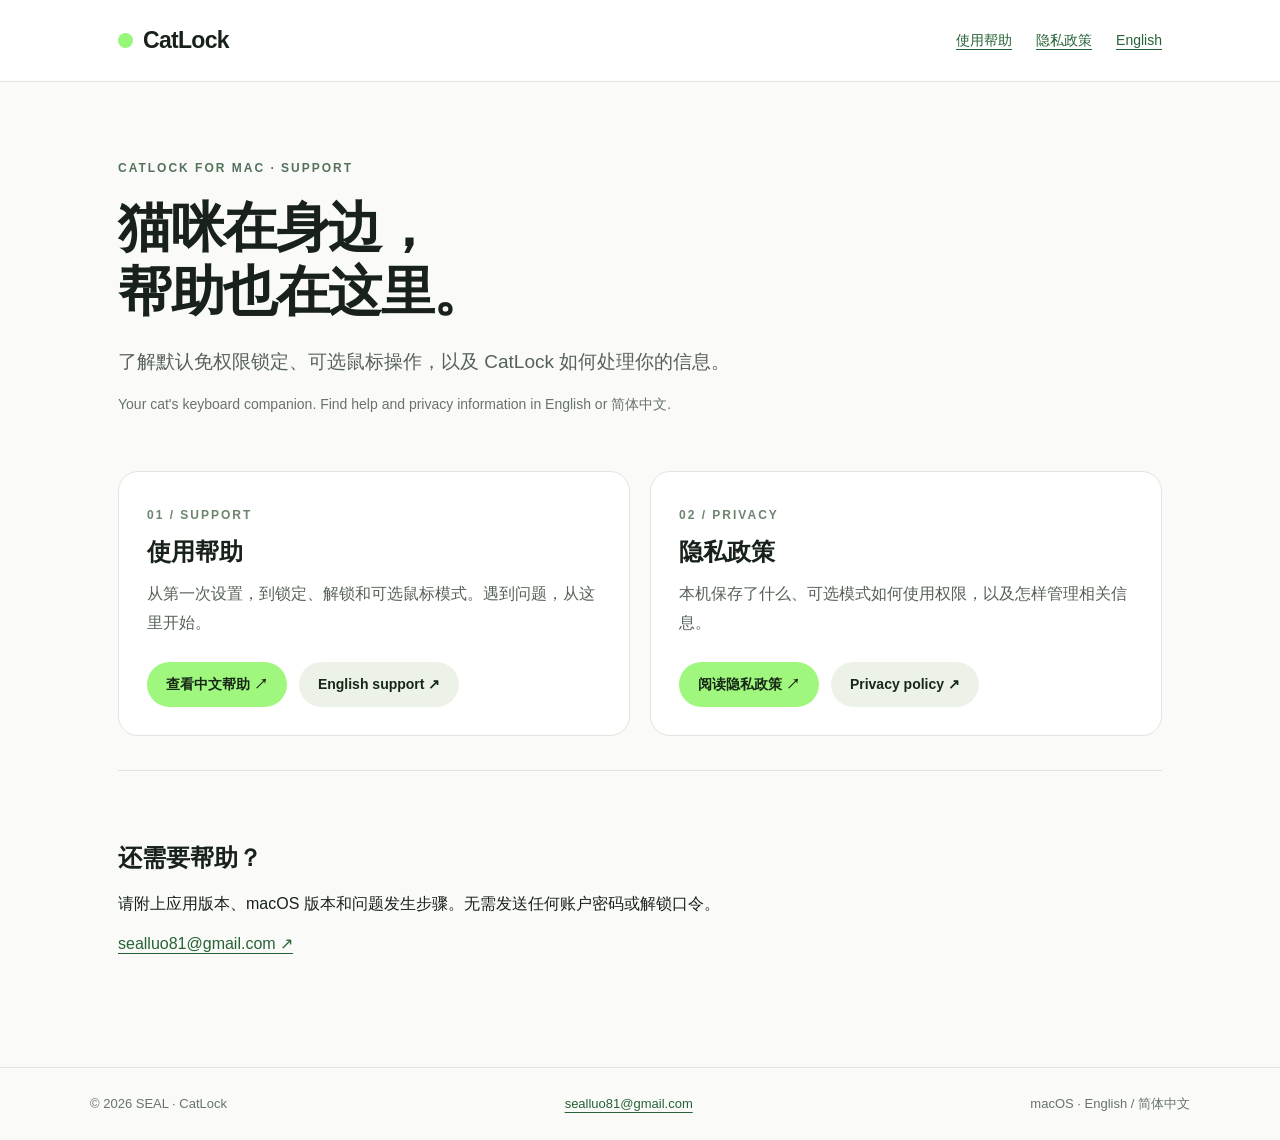
<file: index.html>
<!doctype html><html lang="zh-Hans"><head><meta charset="utf-8"><meta name="viewport" content="width=device-width, initial-scale=1"><meta name="description" content="CatLock 猫猫锁的官方使用帮助、技术支持与隐私政策。联系 SEAL：sealluo81@gmail.com。"><title>帮助与隐私 / Support &amp; Privacy | CatLock</title><link rel="stylesheet" href="styles.css"></head><body><a class="skip-link" href="#main-content">跳转到正文</a><header><nav aria-label="Main"><a class="brand" href="index.html">CatLock</a><span class="spacer"></span><a href="support-zh.html">使用帮助</a><a href="privacy-zh.html">隐私政策</a><a href="support-en.html" lang="en">English</a></nav></header><main id="main-content"><section class="hero"><div class="eyebrow">CATLOCK FOR MAC · SUPPORT</div><h1>猫咪在身边，<br>帮助也在这里。</h1><p class="lead">了解默认免权限锁定、可选鼠标操作，以及 CatLock 如何处理你的信息。</p><p class="note">Your cat's keyboard companion. Find help and privacy information in English or 简体中文.</p></section><section class="grid" aria-label="帮助与隐私"><article class="card"><span class="number">01 / SUPPORT</span><h2>使用帮助</h2><p>从第一次设置，到锁定、解锁和可选鼠标模式。遇到问题，从这里开始。</p><a class="button" href="support-zh.html">查看中文帮助 ↗</a><a class="button secondary" href="support-en.html">English support ↗</a></article><article class="card"><span class="number">02 / PRIVACY</span><h2>隐私政策</h2><p>本机保存了什么、可选模式如何使用权限，以及怎样管理相关信息。</p><a class="button" href="privacy-zh.html">阅读隐私政策 ↗</a><a class="button secondary" href="privacy-en.html">Privacy policy ↗</a></article></section><section class="contact"><h2>还需要帮助？</h2><p>请附上应用版本、macOS 版本和问题发生步骤。无需发送任何账户密码或解锁口令。</p><a href="mailto:sealluo81@gmail.com">sealluo81@gmail.com ↗</a></section></main><footer><div><span>© 2026 SEAL · CatLock</span><a href="mailto:sealluo81@gmail.com">sealluo81@gmail.com</a><span>macOS · English / 简体中文</span></div></footer></body></html>
</file>
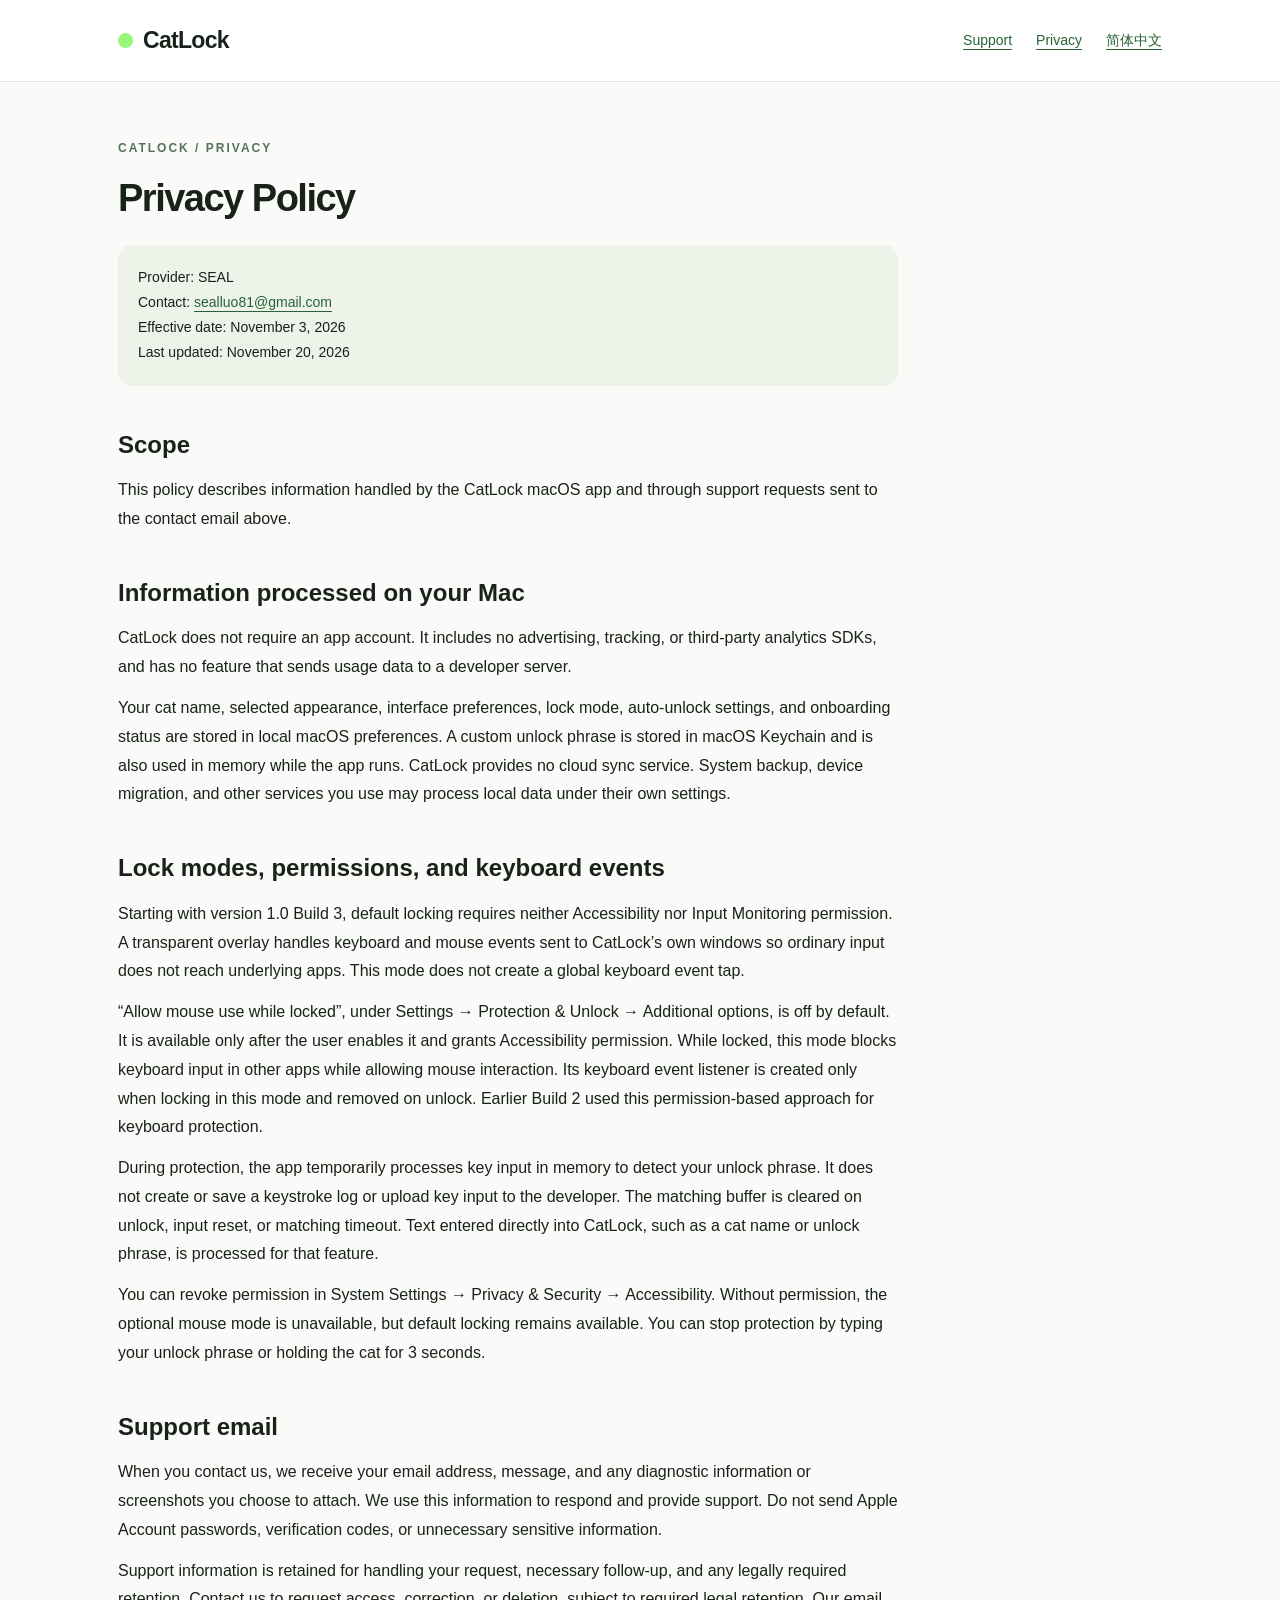
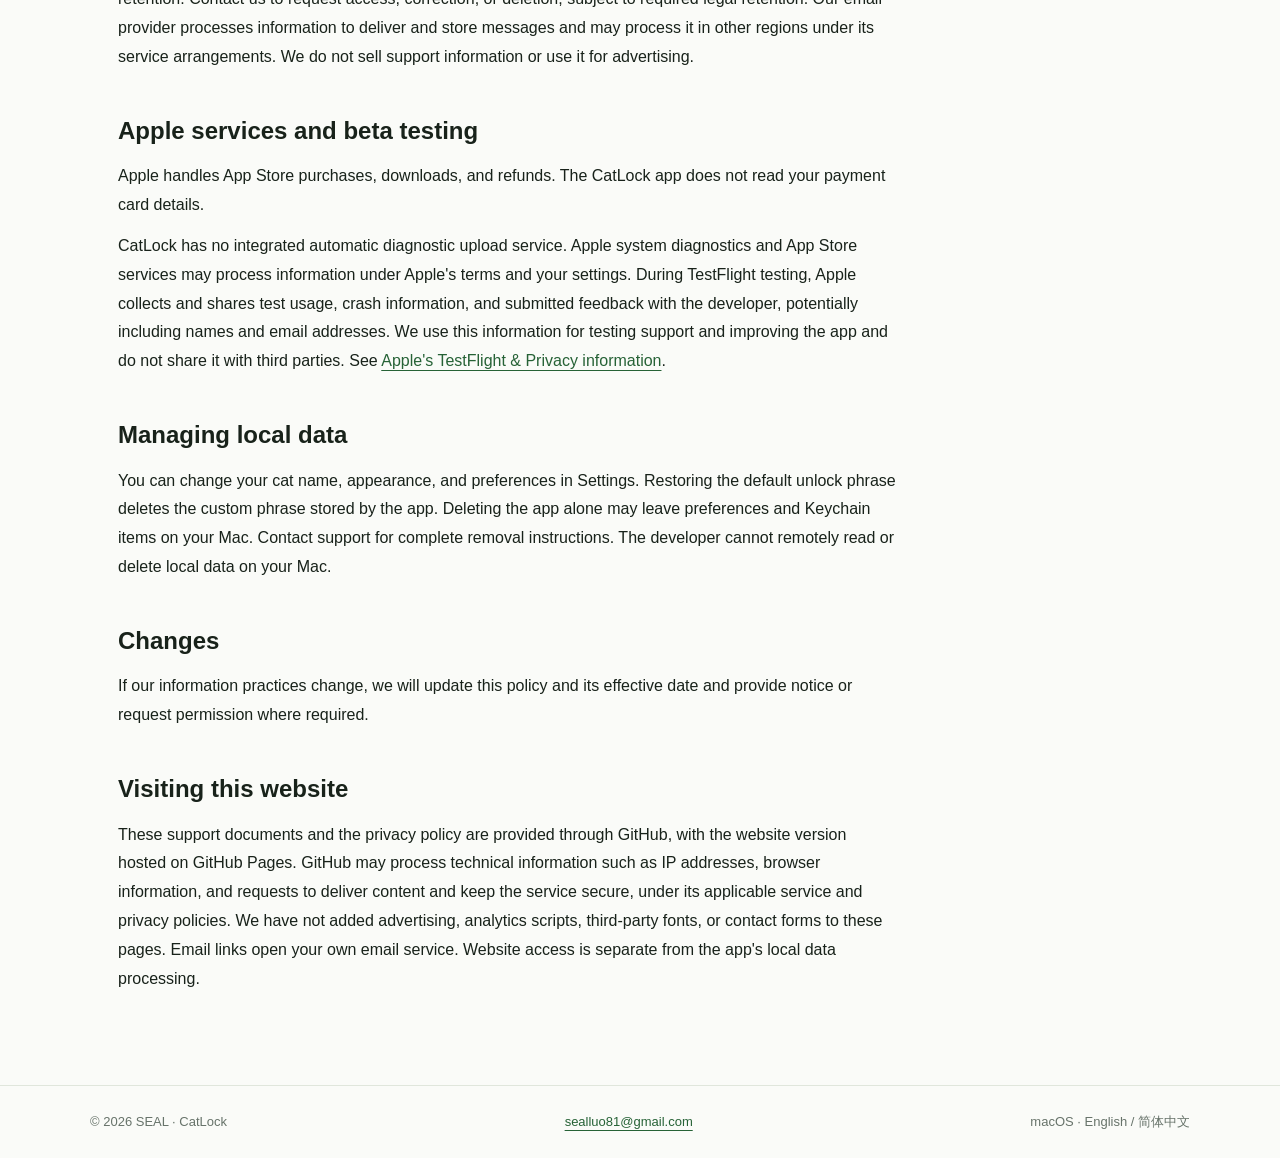
<file: privacy-en.html>
<!doctype html><html lang="en"><head><meta charset="utf-8"><meta name="viewport" content="width=device-width, initial-scale=1"><meta name="description" content="How CatLock handles local settings, unlock phrases, keyboard events, support email, and visits to this website."><title>CatLock Privacy Policy</title><link rel="stylesheet" href="styles.css"></head><body><a class="skip-link" href="#main-content">Skip to content</a><header><nav aria-label="Main"><a class="brand" href="index.html">CatLock</a><span class="spacer"></span><a href="support-en.html">Support</a><a href="privacy-en.html">Privacy</a><a href="privacy-zh.html" lang="zh-Hans">简体中文</a></nav></header><main id="main-content"><article class="document"><div class="eyebrow">CATLOCK / PRIVACY</div><h1>Privacy Policy</h1><div class="meta">Provider: SEAL<br>Contact: <a href="mailto:sealluo81@gmail.com">sealluo81@gmail.com</a><br>Effective date: November 3, 2026<br>Last updated: November 20, 2026</div><h2>Scope</h2>
<p>This policy describes information handled by the CatLock macOS app and through support requests sent to the contact email above.</p>
<h2>Information processed on your Mac</h2>
<p>CatLock does not require an app account. It includes no advertising, tracking, or third-party analytics SDKs, and has no feature that sends usage data to a developer server.</p>
<p>Your cat name, selected appearance, interface preferences, lock mode, auto-unlock settings, and onboarding status are stored in local macOS preferences. A custom unlock phrase is stored in macOS Keychain and is also used in memory while the app runs. CatLock provides no cloud sync service. System backup, device migration, and other services you use may process local data under their own settings.</p>
<h2>Lock modes, permissions, and keyboard events</h2>
<p>Starting with version 1.0 Build 3, default locking requires neither Accessibility nor Input Monitoring permission. A transparent overlay handles keyboard and mouse events sent to CatLock’s own windows so ordinary input does not reach underlying apps. This mode does not create a global keyboard event tap.</p>
<p>“Allow mouse use while locked”, under Settings → Protection &amp; Unlock → Additional options, is off by default. It is available only after the user enables it and grants Accessibility permission. While locked, this mode blocks keyboard input in other apps while allowing mouse interaction. Its keyboard event listener is created only when locking in this mode and removed on unlock. Earlier Build 2 used this permission-based approach for keyboard protection.</p>
<p>During protection, the app temporarily processes key input in memory to detect your unlock phrase. It does not create or save a keystroke log or upload key input to the developer. The matching buffer is cleared on unlock, input reset, or matching timeout. Text entered directly into CatLock, such as a cat name or unlock phrase, is processed for that feature.</p>
<p>You can revoke permission in System Settings → Privacy &amp; Security → Accessibility. Without permission, the optional mouse mode is unavailable, but default locking remains available. You can stop protection by typing your unlock phrase or holding the cat for 3 seconds.</p>
<h2>Support email</h2>
<p>When you contact us, we receive your email address, message, and any diagnostic information or screenshots you choose to attach. We use this information to respond and provide support. Do not send Apple Account passwords, verification codes, or unnecessary sensitive information.</p>
<p>Support information is retained for handling your request, necessary follow-up, and any legally required retention. Contact us to request access, correction, or deletion, subject to required legal retention. Our email provider processes information to deliver and store messages and may process it in other regions under its service arrangements. We do not sell support information or use it for advertising.</p>
<h2>Apple services and beta testing</h2>
<p>Apple handles App Store purchases, downloads, and refunds. The CatLock app does not read your payment card details.</p>
<p>CatLock has no integrated automatic diagnostic upload service. Apple system diagnostics and App Store services may process information under Apple&#x27;s terms and your settings. During TestFlight testing, Apple collects and shares test usage, crash information, and submitted feedback with the developer, potentially including names and email addresses. We use this information for testing support and improving the app and do not share it with third parties. See <a href="https://www.apple.com/legal/privacy/data/en/test-flight/">Apple&#x27;s TestFlight &amp; Privacy information</a>.</p>
<h2>Managing local data</h2>
<p>You can change your cat name, appearance, and preferences in Settings. Restoring the default unlock phrase deletes the custom phrase stored by the app. Deleting the app alone may leave preferences and Keychain items on your Mac. Contact support for complete removal instructions. The developer cannot remotely read or delete local data on your Mac.</p>
<h2>Changes</h2>
<p>If our information practices change, we will update this policy and its effective date and provide notice or request permission where required.</p>
<h2>Visiting this website</h2>
<p>These support documents and the privacy policy are provided through GitHub, with the website version hosted on GitHub Pages. GitHub may process technical information such as IP addresses, browser information, and requests to deliver content and keep the service secure, under its applicable service and privacy policies. We have not added advertising, analytics scripts, third-party fonts, or contact forms to these pages. Email links open your own email service. Website access is separate from the app&#x27;s local data processing.</p></article></main><footer><div><span>© 2026 SEAL · CatLock</span><a href="mailto:sealluo81@gmail.com">sealluo81@gmail.com</a><span>macOS · English / 简体中文</span></div></footer></body></html>
</file>
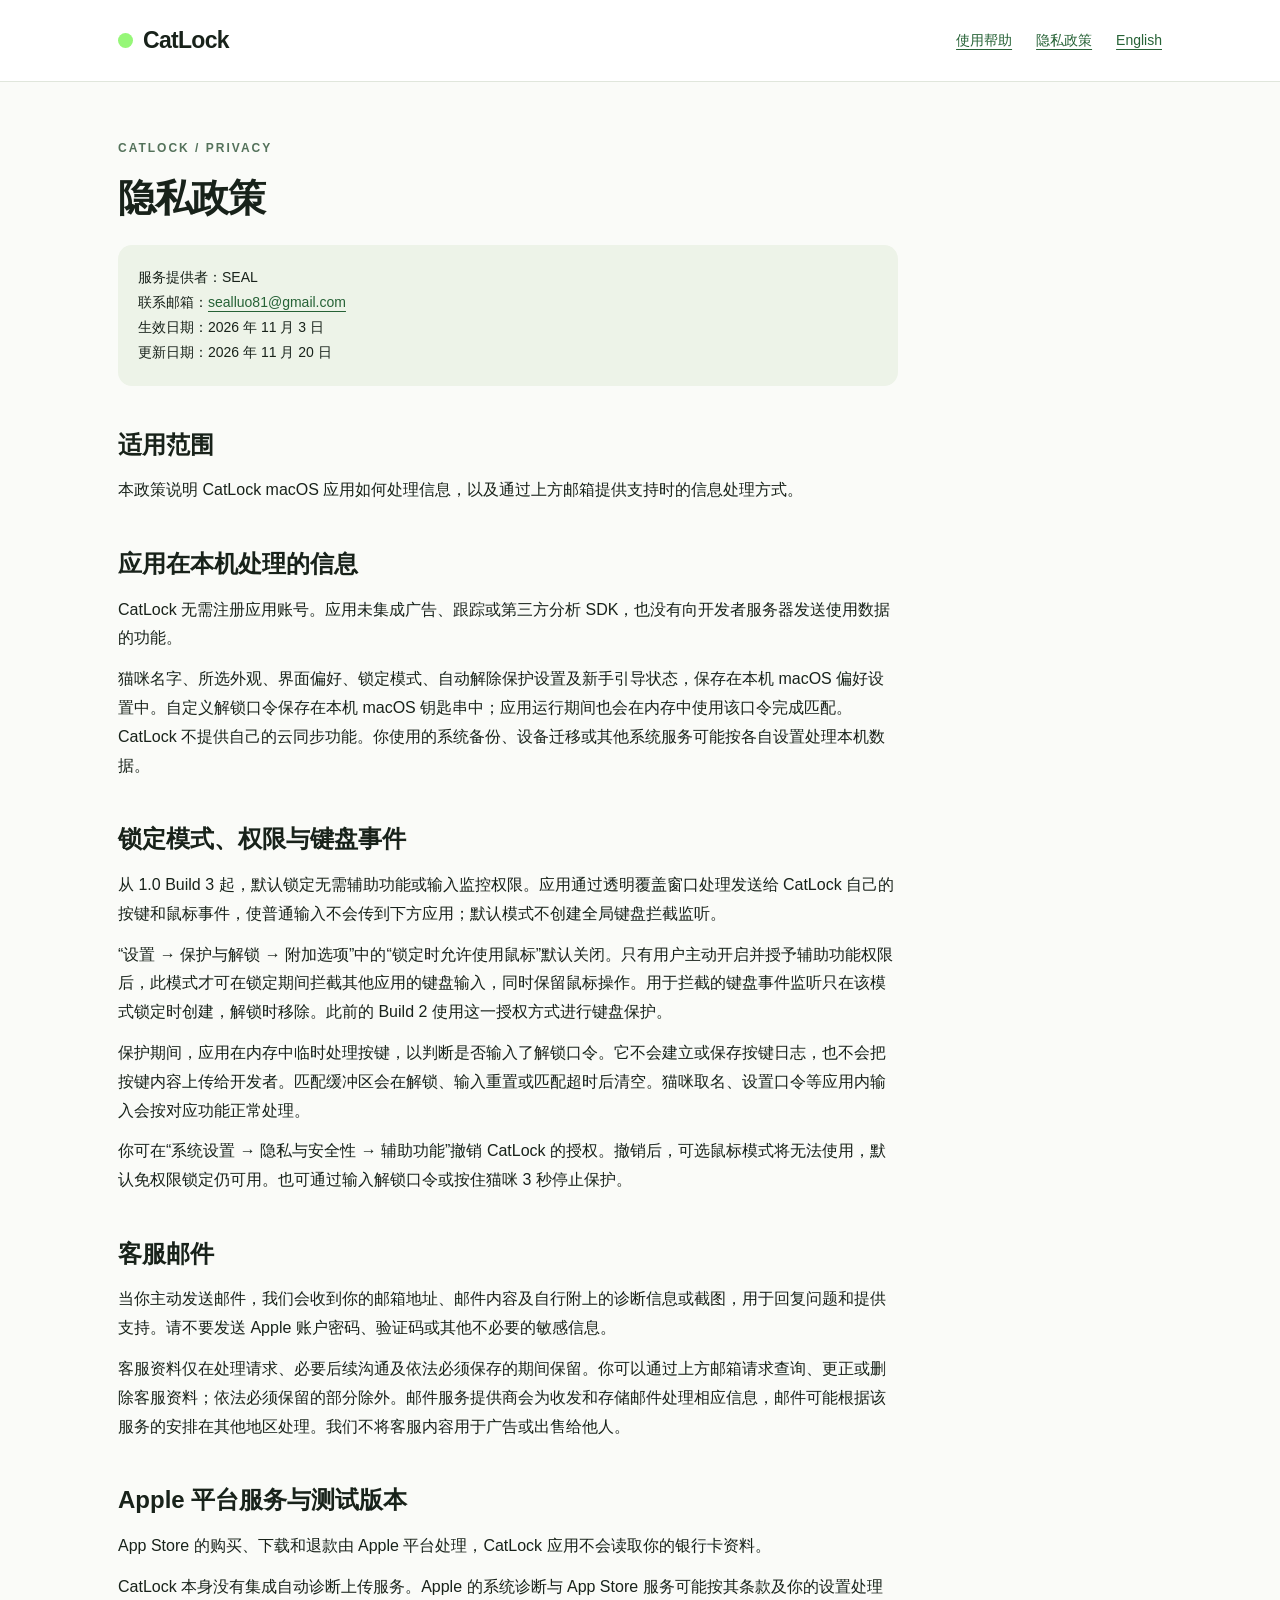
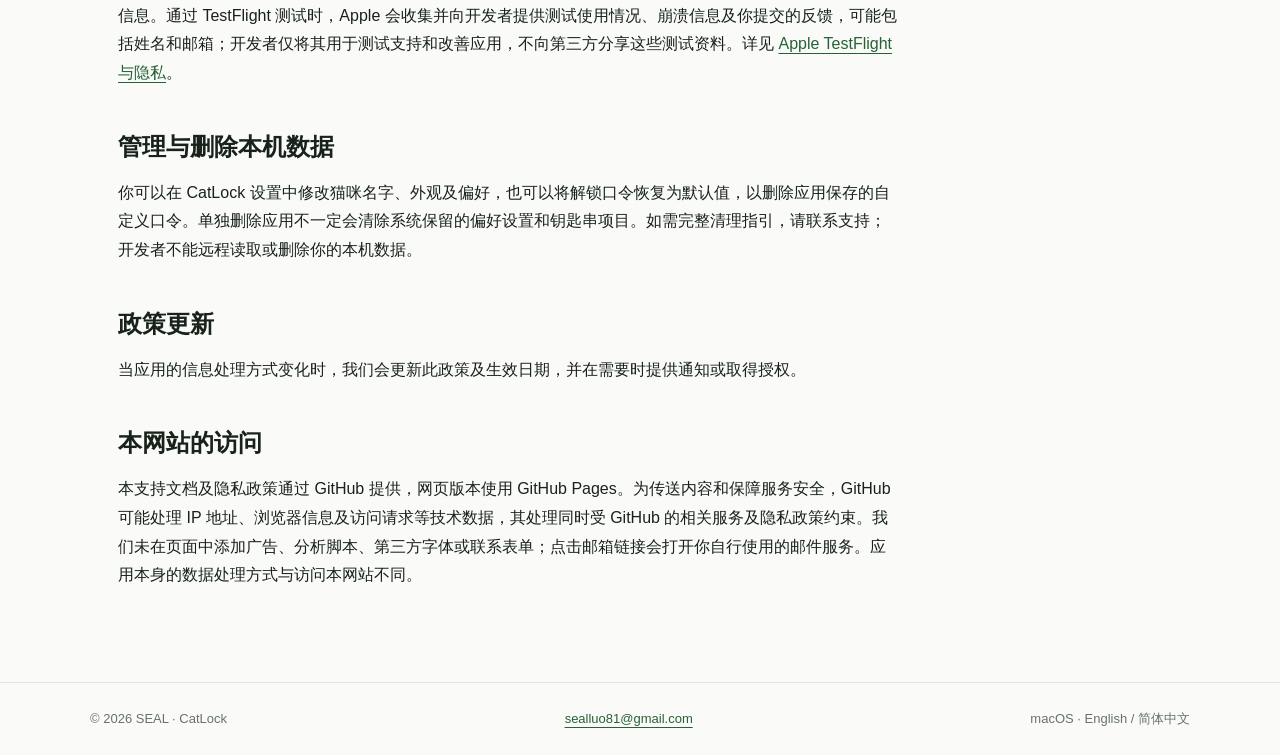
<file: privacy-zh.html>
<!doctype html><html lang="zh-Hans"><head><meta charset="utf-8"><meta name="viewport" content="width=device-width, initial-scale=1"><meta name="description" content="了解 CatLock 如何在本机处理设置、解锁口令与键盘事件，以及客服邮件和本网站的信息处理方式。"><title>CatLock 隐私政策</title><link rel="stylesheet" href="styles.css"></head><body><a class="skip-link" href="#main-content">跳转到正文</a><header><nav aria-label="Main"><a class="brand" href="index.html">CatLock</a><span class="spacer"></span><a href="support-zh.html">使用帮助</a><a href="privacy-zh.html">隐私政策</a><a href="privacy-en.html" lang="en">English</a></nav></header><main id="main-content"><article class="document"><div class="eyebrow">CATLOCK / PRIVACY</div><h1>隐私政策</h1><div class="meta">服务提供者：SEAL<br>联系邮箱：<a href="mailto:sealluo81@gmail.com">sealluo81@gmail.com</a><br>生效日期：2026 年 11 月 3 日<br>更新日期：2026 年 11 月 20 日</div><h2>适用范围</h2>
<p>本政策说明 CatLock macOS 应用如何处理信息，以及通过上方邮箱提供支持时的信息处理方式。</p>
<h2>应用在本机处理的信息</h2>
<p>CatLock 无需注册应用账号。应用未集成广告、跟踪或第三方分析 SDK，也没有向开发者服务器发送使用数据的功能。</p>
<p>猫咪名字、所选外观、界面偏好、锁定模式、自动解除保护设置及新手引导状态，保存在本机 macOS 偏好设置中。自定义解锁口令保存在本机 macOS 钥匙串中；应用运行期间也会在内存中使用该口令完成匹配。CatLock 不提供自己的云同步功能。你使用的系统备份、设备迁移或其他系统服务可能按各自设置处理本机数据。</p>
<h2>锁定模式、权限与键盘事件</h2>
<p>从 1.0 Build 3 起，默认锁定无需辅助功能或输入监控权限。应用通过透明覆盖窗口处理发送给 CatLock 自己的按键和鼠标事件，使普通输入不会传到下方应用；默认模式不创建全局键盘拦截监听。</p>
<p>“设置 → 保护与解锁 → 附加选项”中的“锁定时允许使用鼠标”默认关闭。只有用户主动开启并授予辅助功能权限后，此模式才可在锁定期间拦截其他应用的键盘输入，同时保留鼠标操作。用于拦截的键盘事件监听只在该模式锁定时创建，解锁时移除。此前的 Build 2 使用这一授权方式进行键盘保护。</p>
<p>保护期间，应用在内存中临时处理按键，以判断是否输入了解锁口令。它不会建立或保存按键日志，也不会把按键内容上传给开发者。匹配缓冲区会在解锁、输入重置或匹配超时后清空。猫咪取名、设置口令等应用内输入会按对应功能正常处理。</p>
<p>你可在“系统设置 → 隐私与安全性 → 辅助功能”撤销 CatLock 的授权。撤销后，可选鼠标模式将无法使用，默认免权限锁定仍可用。也可通过输入解锁口令或按住猫咪 3 秒停止保护。</p>
<h2>客服邮件</h2>
<p>当你主动发送邮件，我们会收到你的邮箱地址、邮件内容及自行附上的诊断信息或截图，用于回复问题和提供支持。请不要发送 Apple 账户密码、验证码或其他不必要的敏感信息。</p>
<p>客服资料仅在处理请求、必要后续沟通及依法必须保存的期间保留。你可以通过上方邮箱请求查询、更正或删除客服资料；依法必须保留的部分除外。邮件服务提供商会为收发和存储邮件处理相应信息，邮件可能根据该服务的安排在其他地区处理。我们不将客服内容用于广告或出售给他人。</p>
<h2>Apple 平台服务与测试版本</h2>
<p>App Store 的购买、下载和退款由 Apple 平台处理，CatLock 应用不会读取你的银行卡资料。</p>
<p>CatLock 本身没有集成自动诊断上传服务。Apple 的系统诊断与 App Store 服务可能按其条款及你的设置处理信息。通过 TestFlight 测试时，Apple 会收集并向开发者提供测试使用情况、崩溃信息及你提交的反馈，可能包括姓名和邮箱；开发者仅将其用于测试支持和改善应用，不向第三方分享这些测试资料。详见 <a href="https://www.apple.com/legal/privacy/data/en/test-flight/">Apple TestFlight 与隐私</a>。</p>
<h2>管理与删除本机数据</h2>
<p>你可以在 CatLock 设置中修改猫咪名字、外观及偏好，也可以将解锁口令恢复为默认值，以删除应用保存的自定义口令。单独删除应用不一定会清除系统保留的偏好设置和钥匙串项目。如需完整清理指引，请联系支持；开发者不能远程读取或删除你的本机数据。</p>
<h2>政策更新</h2>
<p>当应用的信息处理方式变化时，我们会更新此政策及生效日期，并在需要时提供通知或取得授权。</p>
<h2>本网站的访问</h2>
<p>本支持文档及隐私政策通过 GitHub 提供，网页版本使用 GitHub Pages。为传送内容和保障服务安全，GitHub 可能处理 IP 地址、浏览器信息及访问请求等技术数据，其处理同时受 GitHub 的相关服务及隐私政策约束。我们未在页面中添加广告、分析脚本、第三方字体或联系表单；点击邮箱链接会打开你自行使用的邮件服务。应用本身的数据处理方式与访问本网站不同。</p></article></main><footer><div><span>© 2026 SEAL · CatLock</span><a href="mailto:sealluo81@gmail.com">sealluo81@gmail.com</a><span>macOS · English / 简体中文</span></div></footer></body></html>
</file>
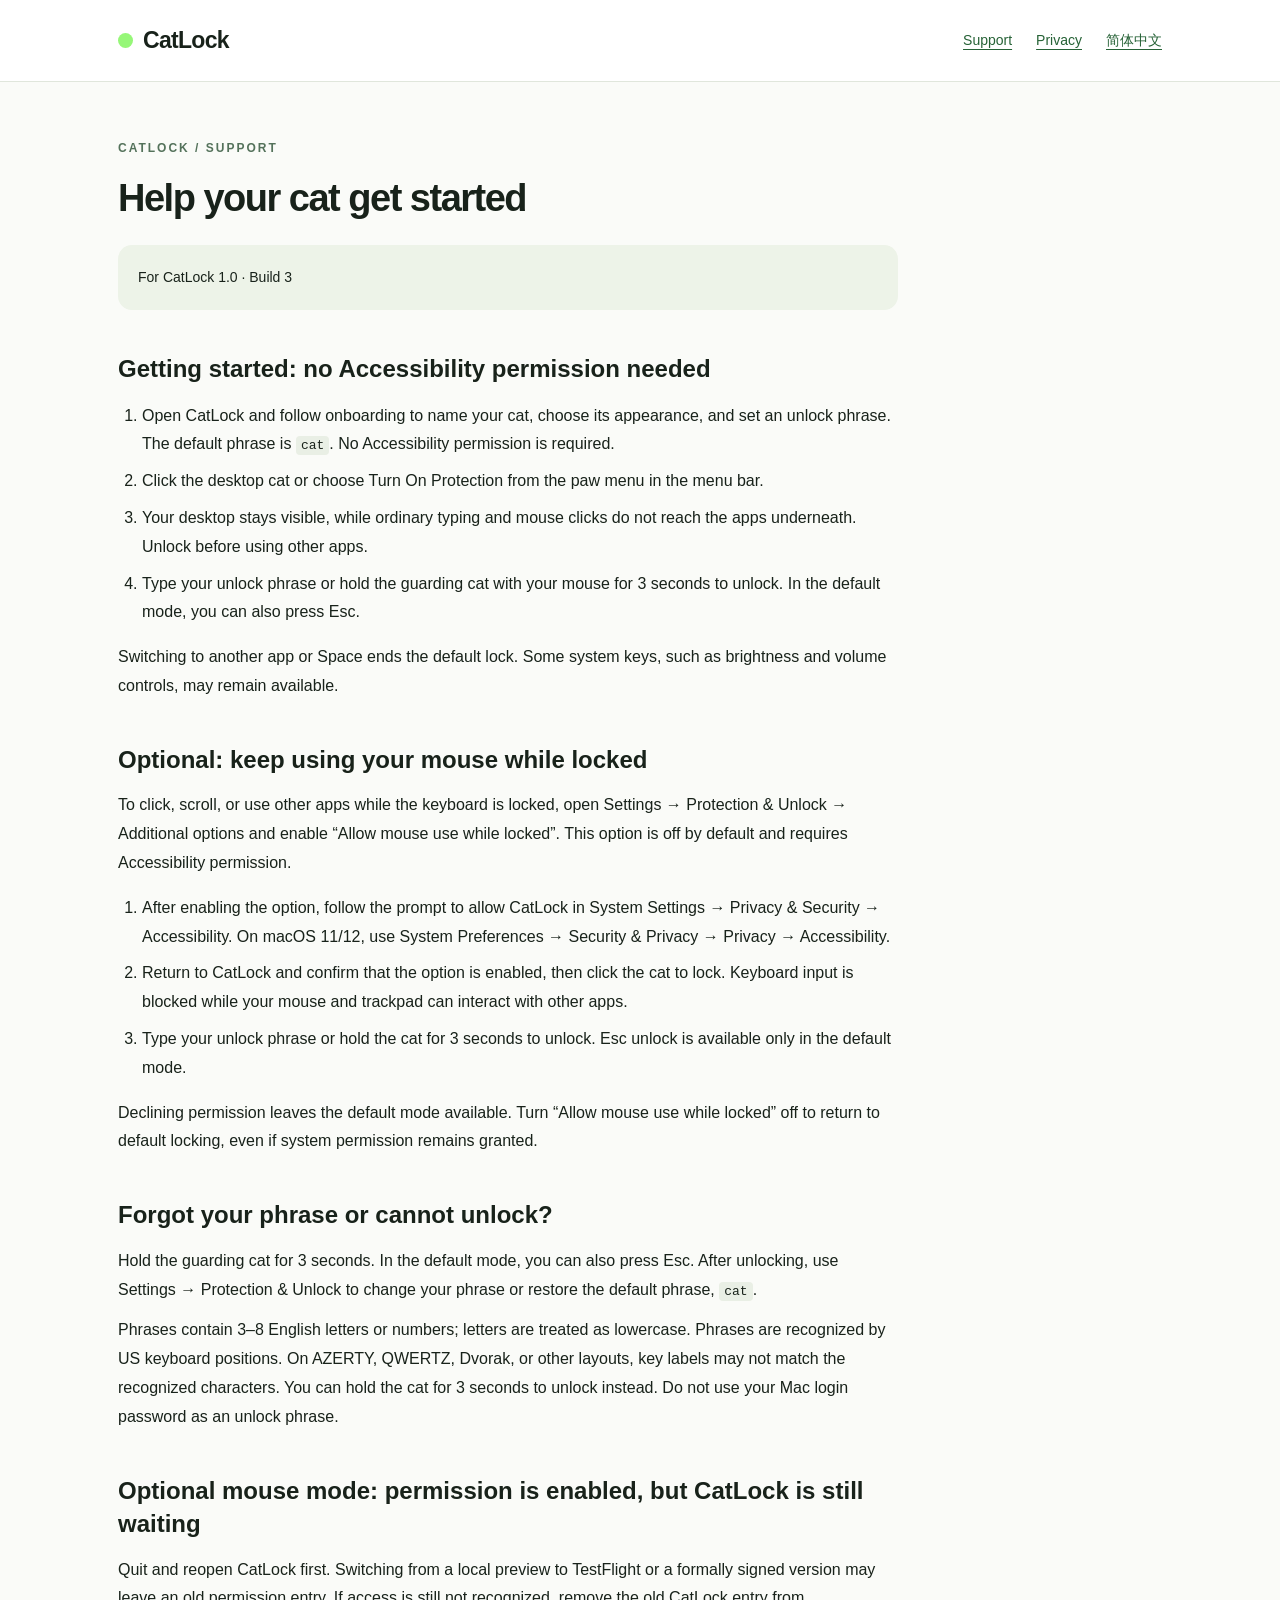
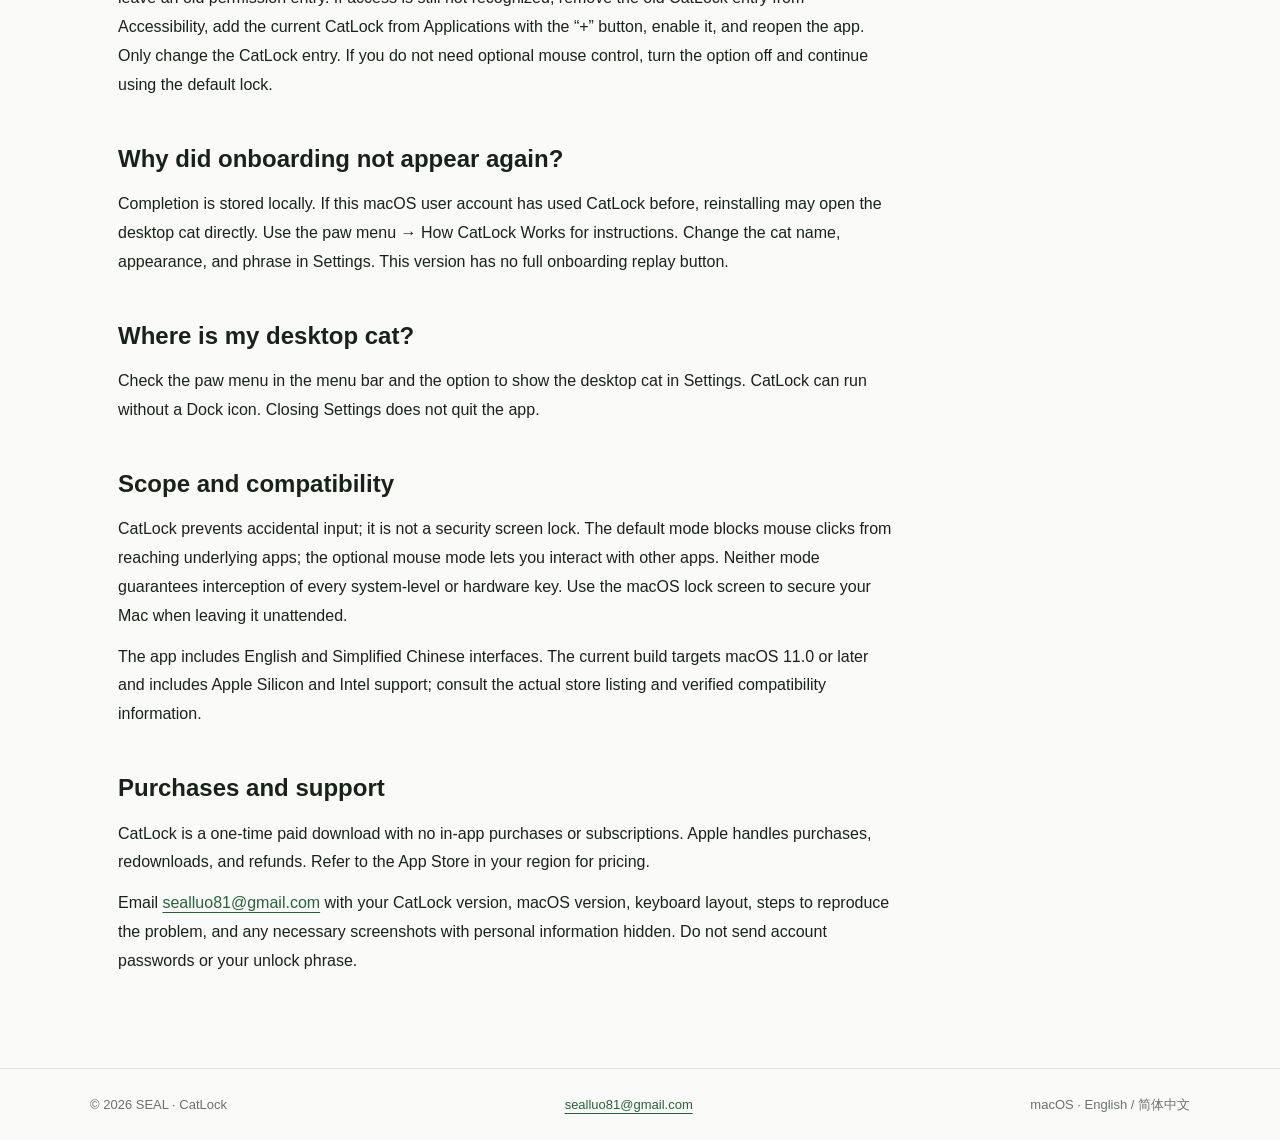
<file: support-en.html>
<!doctype html><html lang="en"><head><meta charset="utf-8"><meta name="viewport" content="width=device-width, initial-scale=1"><meta name="description" content="Get help with CatLock for Mac: default locking without Accessibility access, optional mouse control, and unlocking. Contact SEAL."><title>CatLock Help &amp; Support</title><link rel="stylesheet" href="styles.css"></head><body><a class="skip-link" href="#main-content">Skip to content</a><header><nav aria-label="Main"><a class="brand" href="index.html">CatLock</a><span class="spacer"></span><a href="support-en.html">Support</a><a href="privacy-en.html">Privacy</a><a href="support-zh.html" lang="zh-Hans">简体中文</a></nav></header><main id="main-content"><article class="document"><div class="eyebrow">CATLOCK / SUPPORT</div><h1>Help your cat get started</h1><div class="meta">For CatLock 1.0 · Build 3</div><h2>Getting started: no Accessibility permission needed</h2>
<ol><li>Open CatLock and follow onboarding to name your cat, choose its appearance, and set an unlock phrase. The default phrase is <code>cat</code>. No Accessibility permission is required.</li><li>Click the desktop cat or choose Turn On Protection from the paw menu in the menu bar.</li><li>Your desktop stays visible, while ordinary typing and mouse clicks do not reach the apps underneath. Unlock before using other apps.</li><li>Type your unlock phrase or hold the guarding cat with your mouse for 3 seconds to unlock. In the default mode, you can also press Esc.</li></ol>
<p>Switching to another app or Space ends the default lock. Some system keys, such as brightness and volume controls, may remain available.</p>
<h2>Optional: keep using your mouse while locked</h2>
<p>To click, scroll, or use other apps while the keyboard is locked, open Settings → Protection &amp; Unlock → Additional options and enable “Allow mouse use while locked”. This option is off by default and requires Accessibility permission.</p>
<ol><li>After enabling the option, follow the prompt to allow CatLock in System Settings → Privacy &amp; Security → Accessibility. On macOS 11/12, use System Preferences → Security &amp; Privacy → Privacy → Accessibility.</li><li>Return to CatLock and confirm that the option is enabled, then click the cat to lock. Keyboard input is blocked while your mouse and trackpad can interact with other apps.</li><li>Type your unlock phrase or hold the cat for 3 seconds to unlock. Esc unlock is available only in the default mode.</li></ol>
<p>Declining permission leaves the default mode available. Turn “Allow mouse use while locked” off to return to default locking, even if system permission remains granted.</p>
<h2>Forgot your phrase or cannot unlock?</h2>
<p>Hold the guarding cat for 3 seconds. In the default mode, you can also press Esc. After unlocking, use Settings → Protection &amp; Unlock to change your phrase or restore the default phrase, <code>cat</code>.</p>
<p>Phrases contain 3–8 English letters or numbers; letters are treated as lowercase. Phrases are recognized by US keyboard positions. On AZERTY, QWERTZ, Dvorak, or other layouts, key labels may not match the recognized characters. You can hold the cat for 3 seconds to unlock instead. Do not use your Mac login password as an unlock phrase.</p>
<h2>Optional mouse mode: permission is enabled, but CatLock is still waiting</h2>
<p>Quit and reopen CatLock first. Switching from a local preview to TestFlight or a formally signed version may leave an old permission entry. If access is still not recognized, remove the old CatLock entry from Accessibility, add the current CatLock from Applications with the “+” button, enable it, and reopen the app. Only change the CatLock entry. If you do not need optional mouse control, turn the option off and continue using the default lock.</p>
<h2>Why did onboarding not appear again?</h2>
<p>Completion is stored locally. If this macOS user account has used CatLock before, reinstalling may open the desktop cat directly. Use the paw menu → How CatLock Works for instructions. Change the cat name, appearance, and phrase in Settings. This version has no full onboarding replay button.</p>
<h2>Where is my desktop cat?</h2>
<p>Check the paw menu in the menu bar and the option to show the desktop cat in Settings. CatLock can run without a Dock icon. Closing Settings does not quit the app.</p>
<h2>Scope and compatibility</h2>
<p>CatLock prevents accidental input; it is not a security screen lock. The default mode blocks mouse clicks from reaching underlying apps; the optional mouse mode lets you interact with other apps. Neither mode guarantees interception of every system-level or hardware key. Use the macOS lock screen to secure your Mac when leaving it unattended.</p>
<p>The app includes English and Simplified Chinese interfaces. The current build targets macOS 11.0 or later and includes Apple Silicon and Intel support; consult the actual store listing and verified compatibility information.</p>
<h2>Purchases and support</h2>
<p>CatLock is a one-time paid download with no in-app purchases or subscriptions. Apple handles purchases, redownloads, and refunds. Refer to the App Store in your region for pricing.</p>
<p>Email <a href="mailto:sealluo81@gmail.com">sealluo81@gmail.com</a> with your CatLock version, macOS version, keyboard layout, steps to reproduce the problem, and any necessary screenshots with personal information hidden. Do not send account passwords or your unlock phrase.</p></article></main><footer><div><span>© 2026 SEAL · CatLock</span><a href="mailto:sealluo81@gmail.com">sealluo81@gmail.com</a><span>macOS · English / 简体中文</span></div></footer></body></html>
</file>
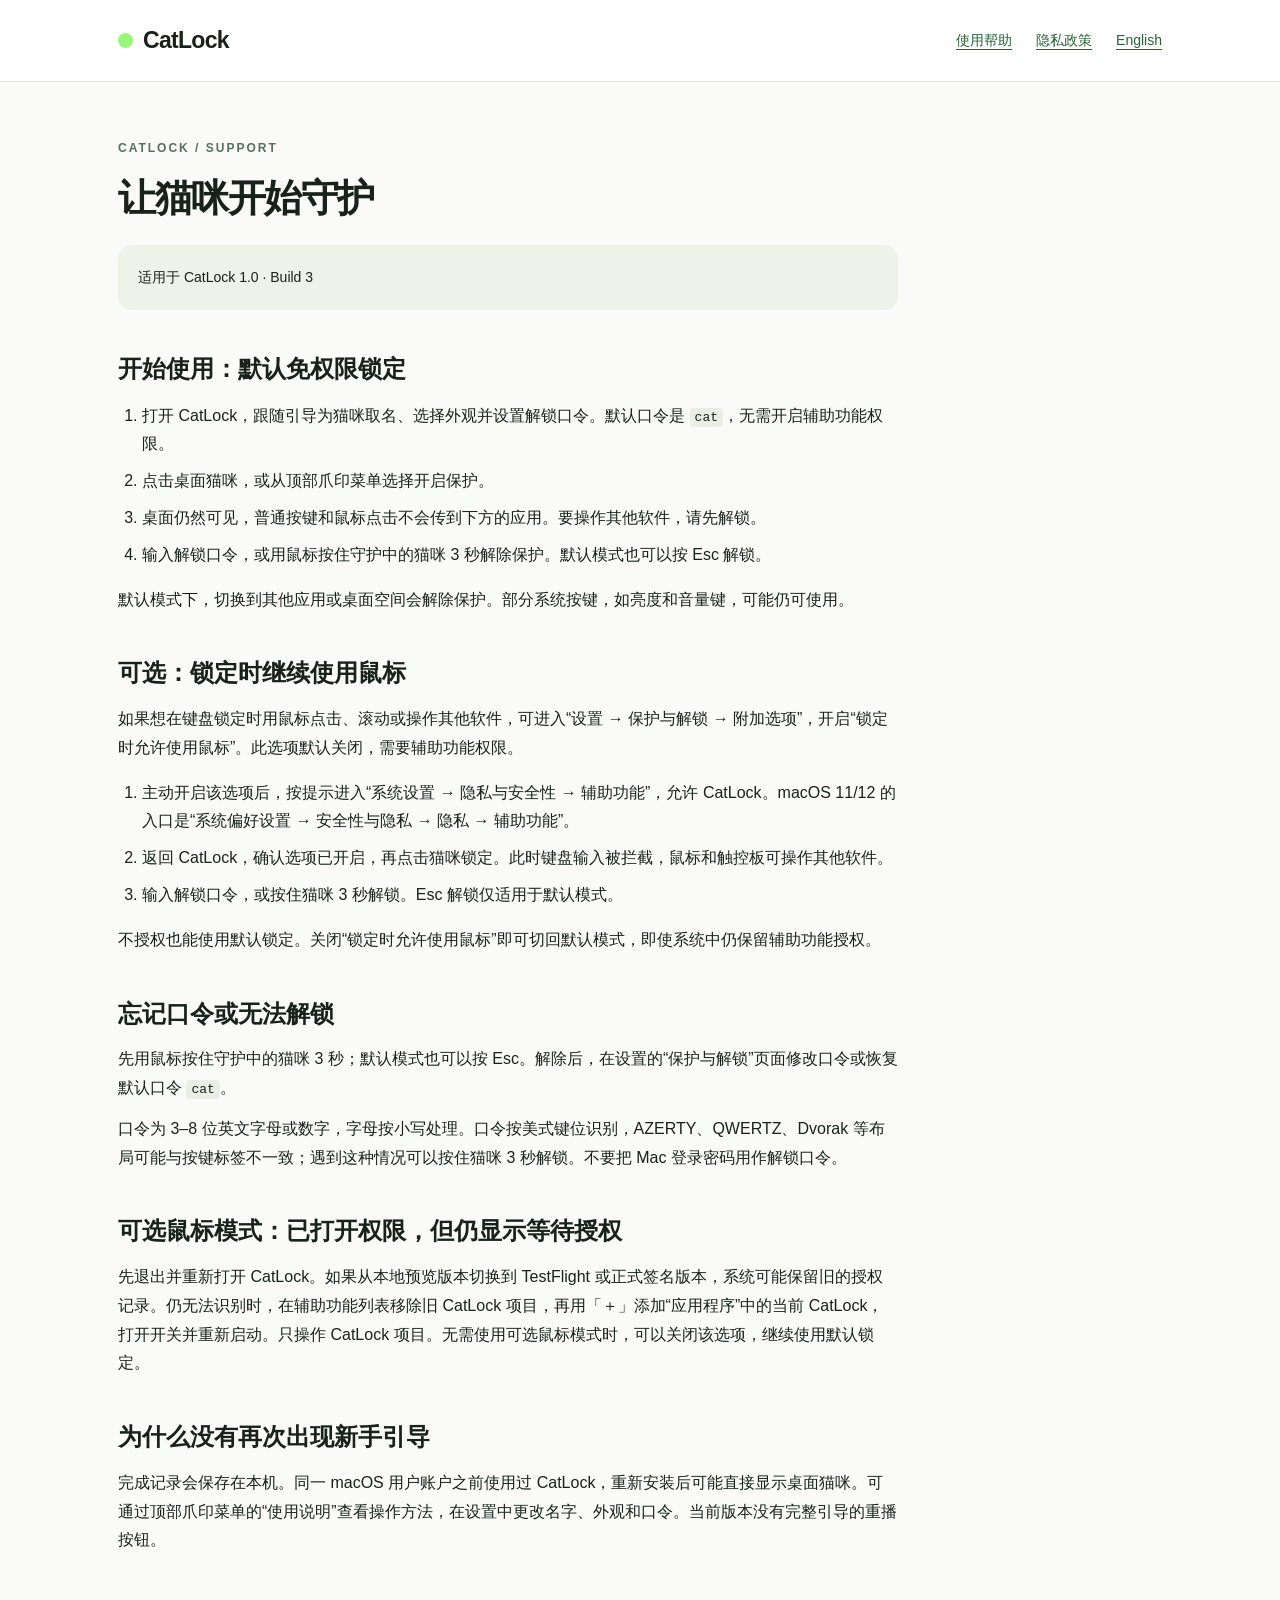
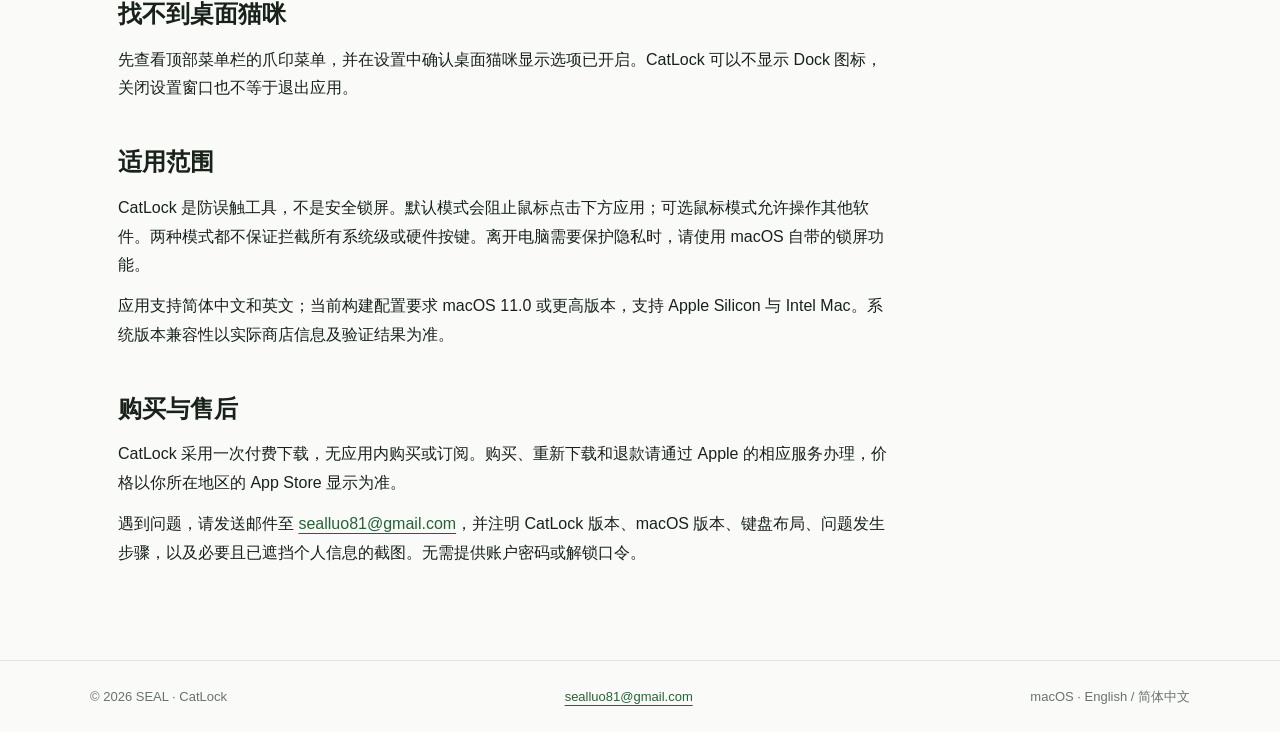
<file: support-zh.html>
<!doctype html><html lang="zh-Hans"><head><meta charset="utf-8"><meta name="viewport" content="width=device-width, initial-scale=1"><meta name="description" content="获取 CatLock 猫猫锁的使用帮助：默认免权限锁定、可选鼠标操作与解锁方法。联系 SEAL。"><title>CatLock 使用帮助与支持</title><link rel="stylesheet" href="styles.css"></head><body><a class="skip-link" href="#main-content">跳转到正文</a><header><nav aria-label="Main"><a class="brand" href="index.html">CatLock</a><span class="spacer"></span><a href="support-zh.html">使用帮助</a><a href="privacy-zh.html">隐私政策</a><a href="support-en.html" lang="en">English</a></nav></header><main id="main-content"><article class="document"><div class="eyebrow">CATLOCK / SUPPORT</div><h1>让猫咪开始守护</h1><div class="meta">适用于 CatLock 1.0 · Build 3</div><h2>开始使用：默认免权限锁定</h2>
<ol><li>打开 CatLock，跟随引导为猫咪取名、选择外观并设置解锁口令。默认口令是 <code>cat</code>，无需开启辅助功能权限。</li><li>点击桌面猫咪，或从顶部爪印菜单选择开启保护。</li><li>桌面仍然可见，普通按键和鼠标点击不会传到下方的应用。要操作其他软件，请先解锁。</li><li>输入解锁口令，或用鼠标按住守护中的猫咪 3 秒解除保护。默认模式也可以按 Esc 解锁。</li></ol>
<p>默认模式下，切换到其他应用或桌面空间会解除保护。部分系统按键，如亮度和音量键，可能仍可使用。</p>
<h2>可选：锁定时继续使用鼠标</h2>
<p>如果想在键盘锁定时用鼠标点击、滚动或操作其他软件，可进入“设置 → 保护与解锁 → 附加选项”，开启“锁定时允许使用鼠标”。此选项默认关闭，需要辅助功能权限。</p>
<ol><li>主动开启该选项后，按提示进入“系统设置 → 隐私与安全性 → 辅助功能”，允许 CatLock。macOS 11/12 的入口是“系统偏好设置 → 安全性与隐私 → 隐私 → 辅助功能”。</li><li>返回 CatLock，确认选项已开启，再点击猫咪锁定。此时键盘输入被拦截，鼠标和触控板可操作其他软件。</li><li>输入解锁口令，或按住猫咪 3 秒解锁。Esc 解锁仅适用于默认模式。</li></ol>
<p>不授权也能使用默认锁定。关闭“锁定时允许使用鼠标”即可切回默认模式，即使系统中仍保留辅助功能授权。</p>
<h2>忘记口令或无法解锁</h2>
<p>先用鼠标按住守护中的猫咪 3 秒；默认模式也可以按 Esc。解除后，在设置的“保护与解锁”页面修改口令或恢复默认口令 <code>cat</code>。</p>
<p>口令为 3–8 位英文字母或数字，字母按小写处理。口令按美式键位识别，AZERTY、QWERTZ、Dvorak 等布局可能与按键标签不一致；遇到这种情况可以按住猫咪 3 秒解锁。不要把 Mac 登录密码用作解锁口令。</p>
<h2>可选鼠标模式：已打开权限，但仍显示等待授权</h2>
<p>先退出并重新打开 CatLock。如果从本地预览版本切换到 TestFlight 或正式签名版本，系统可能保留旧的授权记录。仍无法识别时，在辅助功能列表移除旧 CatLock 项目，再用「＋」添加“应用程序”中的当前 CatLock，打开开关并重新启动。只操作 CatLock 项目。无需使用可选鼠标模式时，可以关闭该选项，继续使用默认锁定。</p>
<h2>为什么没有再次出现新手引导</h2>
<p>完成记录会保存在本机。同一 macOS 用户账户之前使用过 CatLock，重新安装后可能直接显示桌面猫咪。可通过顶部爪印菜单的“使用说明”查看操作方法，在设置中更改名字、外观和口令。当前版本没有完整引导的重播按钮。</p>
<h2>找不到桌面猫咪</h2>
<p>先查看顶部菜单栏的爪印菜单，并在设置中确认桌面猫咪显示选项已开启。CatLock 可以不显示 Dock 图标，关闭设置窗口也不等于退出应用。</p>
<h2>适用范围</h2>
<p>CatLock 是防误触工具，不是安全锁屏。默认模式会阻止鼠标点击下方应用；可选鼠标模式允许操作其他软件。两种模式都不保证拦截所有系统级或硬件按键。离开电脑需要保护隐私时，请使用 macOS 自带的锁屏功能。</p>
<p>应用支持简体中文和英文；当前构建配置要求 macOS 11.0 或更高版本，支持 Apple Silicon 与 Intel Mac。系统版本兼容性以实际商店信息及验证结果为准。</p>
<h2>购买与售后</h2>
<p>CatLock 采用一次付费下载，无应用内购买或订阅。购买、重新下载和退款请通过 Apple 的相应服务办理，价格以你所在地区的 App Store 显示为准。</p>
<p>遇到问题，请发送邮件至 <a href="mailto:sealluo81@gmail.com">sealluo81@gmail.com</a>，并注明 CatLock 版本、macOS 版本、键盘布局、问题发生步骤，以及必要且已遮挡个人信息的截图。无需提供账户密码或解锁口令。</p></article></main><footer><div><span>© 2026 SEAL · CatLock</span><a href="mailto:sealluo81@gmail.com">sealluo81@gmail.com</a><span>macOS · English / 简体中文</span></div></footer></body></html>
</file>
<file: styles.css>
*{box-sizing:border-box}html{scroll-behavior:smooth}body{margin:0;background:#fafbf8;color:#18221a;font-family:-apple-system,BlinkMacSystemFont,"Segoe UI",sans-serif;line-height:1.8}a{color:#266236;text-underline-offset:4px}a:hover{color:#143c1d}a:focus-visible{outline:3px solid #399d48;outline-offset:5px}header{border-bottom:1px solid #e0e6dc;background:#fff}nav{max-width:1100px;margin:auto;display:flex;gap:24px;align-items:center;padding:20px 28px;flex-wrap:wrap}.brand{font-size:23px;font-weight:800;text-decoration:none;color:#18221a;letter-spacing:-.7px}.brand:before{content:"";display:inline-block;width:15px;height:15px;border-radius:50%;background:#96f778;margin-right:10px}nav .spacer{flex:1}nav a{font-size:14px}main{max-width:1100px;margin:auto;padding:56px 28px 80px}.hero{max-width:800px;padding:20px 0 42px}.eyebrow{font-size:12px;font-weight:700;letter-spacing:2px;color:#54725b;text-transform:uppercase}h1{font-size:clamp(32px,5vw,54px);line-height:1.18;letter-spacing:-1.5px;margin:16px 0 22px}h2{font-size:24px;line-height:1.4;margin:42px 0 15px}h3{font-size:19px;margin:30px 0 12px}.lead{font-size:19px;color:#566257;max-width:650px}p{margin:12px 0}.grid{display:grid;grid-template-columns:1fr 1fr;gap:20px}.card{background:#fff;padding:28px;border:1px solid #e0e6dc;border-radius:20px}.card h2{margin:6px 0 12px}.card p{color:#566257}.card .number{font-size:12px;font-weight:700;letter-spacing:2px;color:#6d846e}.button{display:inline-block;padding:10px 19px;background:#a0f77e;color:#172817;text-decoration:none;border-radius:100px;font-size:14px;font-weight:650;margin:12px 12px 0 0}.button.secondary{background:#edf2e9}.contact{margin-top:34px;padding:28px 0;border-top:1px solid #e0e6dc}.contact a{overflow-wrap:anywhere}.document{max-width:780px}.document h1{font-size:38px}.meta{padding:20px;background:#edf3e8;border-radius:14px;font-size:14px;margin:24px 0 30px}.document li{margin:8px 0}.document code{background:#e9efe5;padding:2px 5px;border-radius:4px}footer{border-top:1px solid #e0e6dc;padding:24px 28px;color:#67736a;font-size:13px}footer>div{max-width:1100px;margin:auto;display:flex;gap:14px;justify-content:space-between;flex-wrap:wrap}.note{font-size:14px;color:#67736a}@media(max-width:640px){nav{gap:14px;padding:16px 20px}.grid{grid-template-columns:1fr}main{padding:30px 20px 50px}.card{padding:23px}h1{letter-spacing:-.6px}.document h1{font-size:30px}}
.skip-link{position:absolute;left:16px;top:-80px;padding:10px 16px;background:#fff;border:2px solid #266236;z-index:10}.skip-link:focus{top:12px}p,li,.meta{overflow-wrap:anywhere}.document ol{padding-left:1.5em}@media(prefers-reduced-motion:reduce){html{scroll-behavior:auto}}
</file>
